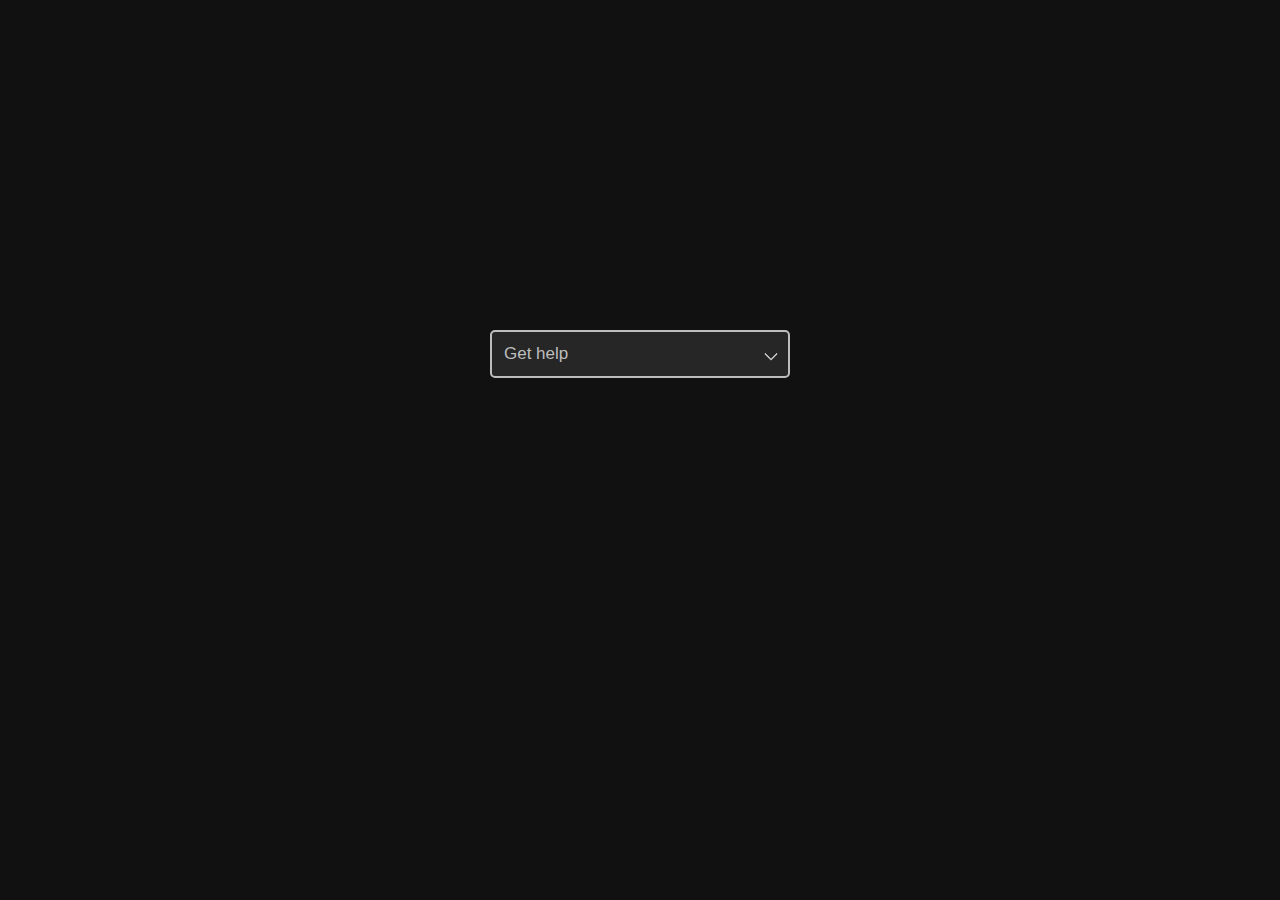
<file: index.html>
<!DOCTYPE html>
<html lang="en">
  <head>
    <meta charset="UTF-8" />
    <meta http-equiv="X-UA-Compatible" content="IE=edge" />
    <meta name="viewport" content="width=device-width, initial-scale=1.0" />
    <link rel="stylesheet" href="assets/style.css" />
    <title>First Challenge Correction</title>
  </head>
  <body>
    <div class="container">
      <button class="button">Get help</button>
      <div class="content">
        <p>
          Lorem ipsum dolor sit amet consectetur adipisicing elit. Ab quis
          libero veritatis, quas odio recusandae amet incidunt placeat?
          Excepturi placeat quisquam rerum cum?
        </p>
        <a href="#">Learn more</a>
      </div>
    </div>

    <script src="js/app.js"></script>
  </body>
</html>
</file>
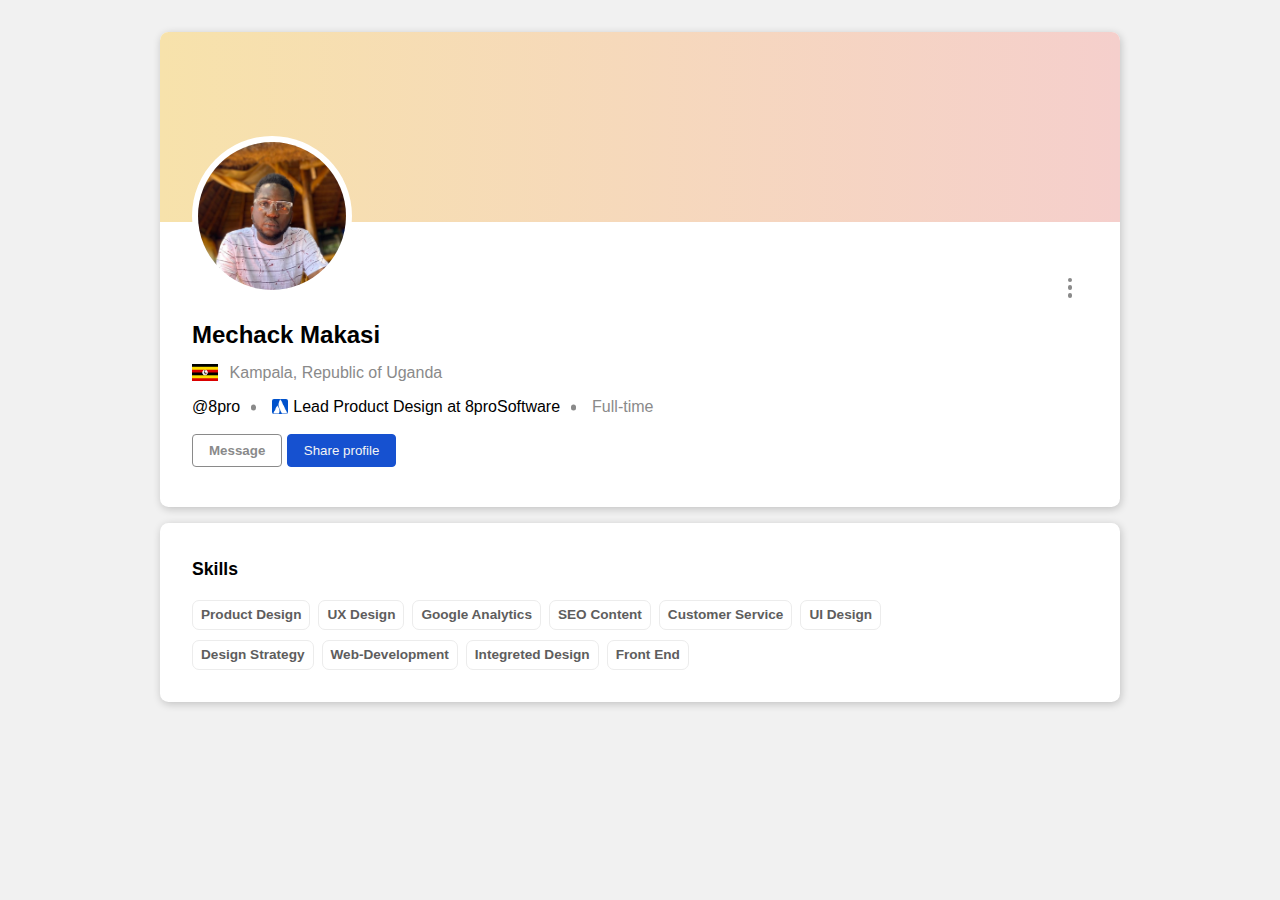
<file: challenge-2/index.html>
<!DOCTYPE html>
<html lang="en">
  <head>
    <meta charset="UTF-8" />
    <meta name="viewport" content="width=device-width, initial-scale=1.0" />
    <link rel="stylesheet" href="assets/style.css" />
    <title>Challenge #2</title>
  </head>
  <body>
    <div class="cards">
      <div class="card profile">
        <div class="profile__img">
          <img src="assets/imgs/8pro.jpeg" alt="user profile" />
        </div>
        <div class="profile__details">
          <h2 class="profile__details--name">Mechack Makasi</h2>
          <div class="profile__datails--location">
            <img src="assets/imgs/Flag_of_Uganda.png" alt="flag of uganda" />
            <span>Kampala, Republic of Uganda</span>
          </div>
          <div class="profile__details--more">
            <span class="profile__details-pseudo">&#64;8pro</span>
            <span class="profile__details-function">
              <img src="assets/imgs/role.png" alt="" />
              Lead Product Design at 8proSoftware</span
            >
            <span class="profile__details-contract">Full-time</span>
          </div>
          <div class="profile__details--btns">
            <button class="message btn">Message</button>
            <button class="share btn">Share profile</button>
          </div>
        </div>
        <div class="dots">
          <span></span>
          <span></span>
          <span></span>
        </div>
      </div>
      <div class="card skills">
        <h3 class="skills__title">Skills</h3>
        <div class="skills__contents">
          <p class="skill">Product Design</p>
          <p class="skill">UX Design</p>
          <p class="skill">Google Analytics</p>
          <p class="skill">SEO Content</p>
          <p class="skill">Customer Service</p>
          <p class="skill">UI Design</p>
          <p class="skill">Design Strategy</p>
          <p class="skill">Web-Development</p>
          <p class="skill">Integreted Design</p>
          <p class="skill">Front End</p>
        </div>
      </div>
    </div>
  </body>
</html>
</file>
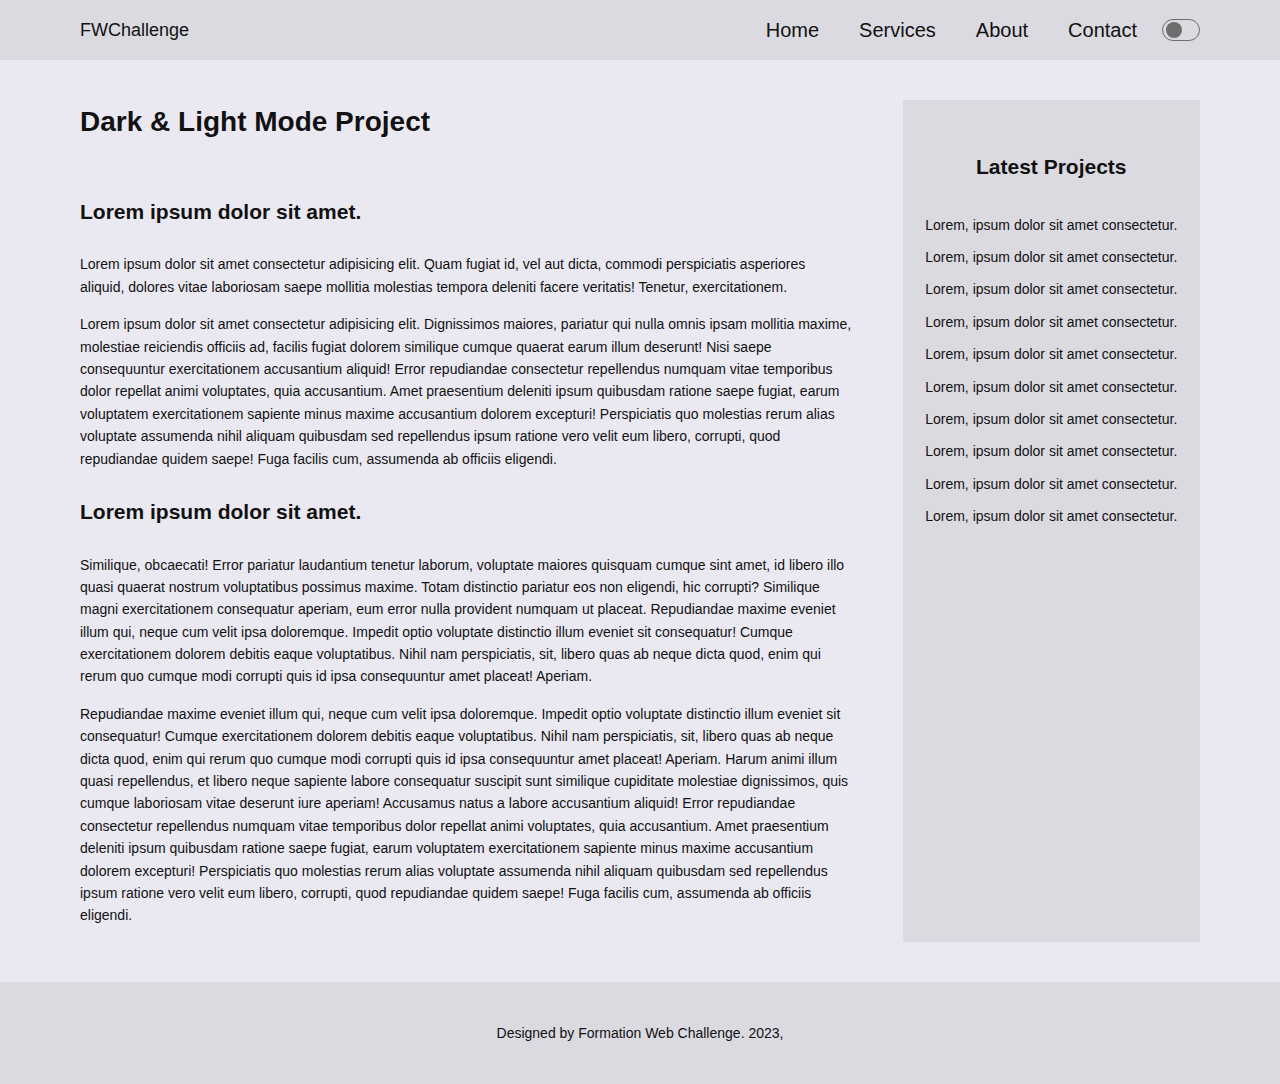
<file: challenge-3/index.html>
<!DOCTYPE html>
<html lang="en">
  <head>
    <meta charset="UTF-8" />
    <meta name="viewport" content="width=device-width, initial-scale=1.0" />
    <link rel="stylesheet" href="src/assets/style.css" />
    <title>Challenge #3</title>
    <script defer src="src/app.js"></script>
  </head>
  <body>
    <header class="header">
      <div class="logo">FWChallenge</div>
      <div class="nav">
        <ul class="navbar">
          <li class="item"><a href="#">Home</a></li>
          <li class="item"><a href="#">Services</a></li>
          <li class="item"><a href="#">About</a></li>
          <li class="item"><a href="#">Contact</a></li>
        </ul>
        <input class="chk-btn" type="checkbox" name="mode" id="mode" />
        <label class="lbl-btn" for="mode"></label>
      </div>
    </header>
    <div class="container">
      <div class="main">
        <h1>Dark & Light Mode Project</h1>
        <h2>Lorem ipsum dolor sit amet.</h2>
        <p>
          Lorem ipsum dolor sit amet consectetur adipisicing elit. Quam fugiat
          id, vel aut dicta, commodi perspiciatis asperiores aliquid, dolores
          vitae laboriosam saepe mollitia molestias tempora deleniti facere
          veritatis! Tenetur, exercitationem.
        </p>
        <p>
          Lorem ipsum dolor sit amet consectetur adipisicing elit. Dignissimos
          maiores, pariatur qui nulla omnis ipsam mollitia maxime, molestiae
          reiciendis officiis ad, facilis fugiat dolorem similique cumque
          quaerat earum illum deserunt! Nisi saepe consequuntur exercitationem
          accusantium aliquid! Error repudiandae consectetur repellendus numquam
          vitae temporibus dolor repellat animi voluptates, quia accusantium.
          Amet praesentium deleniti ipsum quibusdam ratione saepe fugiat, earum
          voluptatem exercitationem sapiente minus maxime accusantium dolorem
          excepturi! Perspiciatis quo molestias rerum alias voluptate assumenda
          nihil aliquam quibusdam sed repellendus ipsum ratione vero velit eum
          libero, corrupti, quod repudiandae quidem saepe! Fuga facilis cum,
          assumenda ab officiis eligendi.
        </p>
        <h2>Lorem ipsum dolor sit amet.</h2>
        <p>
          Similique, obcaecati! Error pariatur laudantium tenetur laborum,
          voluptate maiores quisquam cumque sint amet, id libero illo quasi
          quaerat nostrum voluptatibus possimus maxime. Totam distinctio
          pariatur eos non eligendi, hic corrupti? Similique magni
          exercitationem consequatur aperiam, eum error nulla provident numquam
          ut placeat. Repudiandae maxime eveniet illum qui, neque cum velit ipsa
          doloremque. Impedit optio voluptate distinctio illum eveniet sit
          consequatur! Cumque exercitationem dolorem debitis eaque voluptatibus.
          Nihil nam perspiciatis, sit, libero quas ab neque dicta quod, enim qui
          rerum quo cumque modi corrupti quis id ipsa consequuntur amet placeat!
          Aperiam.
        </p>
        <p>
          Repudiandae maxime eveniet illum qui, neque cum velit ipsa doloremque.
          Impedit optio voluptate distinctio illum eveniet sit consequatur!
          Cumque exercitationem dolorem debitis eaque voluptatibus. Nihil nam
          perspiciatis, sit, libero quas ab neque dicta quod, enim qui rerum quo
          cumque modi corrupti quis id ipsa consequuntur amet placeat! Aperiam.
          Harum animi illum quasi repellendus, et libero neque sapiente labore
          consequatur suscipit sunt similique cupiditate molestiae dignissimos,
          quis cumque laboriosam vitae deserunt iure aperiam! Accusamus natus a
          labore accusantium aliquid! Error repudiandae consectetur repellendus
          numquam vitae temporibus dolor repellat animi voluptates, quia
          accusantium. Amet praesentium deleniti ipsum quibusdam ratione saepe
          fugiat, earum voluptatem exercitationem sapiente minus maxime
          accusantium dolorem excepturi! Perspiciatis quo molestias rerum alias
          voluptate assumenda nihil aliquam quibusdam sed repellendus ipsum
          ratione vero velit eum libero, corrupti, quod repudiandae quidem
          saepe! Fuga facilis cum, assumenda ab officiis eligendi.
        </p>
      </div>
      <div class="asidebar">
        <h2>Latest Projects</h2>
        <ul>
          <li>Lorem, ipsum dolor sit amet consectetur.</li>
          <li>Lorem, ipsum dolor sit amet consectetur.</li>
          <li>Lorem, ipsum dolor sit amet consectetur.</li>
          <li>Lorem, ipsum dolor sit amet consectetur.</li>
          <li>Lorem, ipsum dolor sit amet consectetur.</li>
          <li>Lorem, ipsum dolor sit amet consectetur.</li>
          <li>Lorem, ipsum dolor sit amet consectetur.</li>
          <li>Lorem, ipsum dolor sit amet consectetur.</li>
          <li>Lorem, ipsum dolor sit amet consectetur.</li>
          <li>Lorem, ipsum dolor sit amet consectetur.</li>
        </ul>
      </div>
    </div>
    <footer>
      <p>Designed by Formation Web Challenge. 2023,</p>
    </footer>
  </body>
</html>
</file>
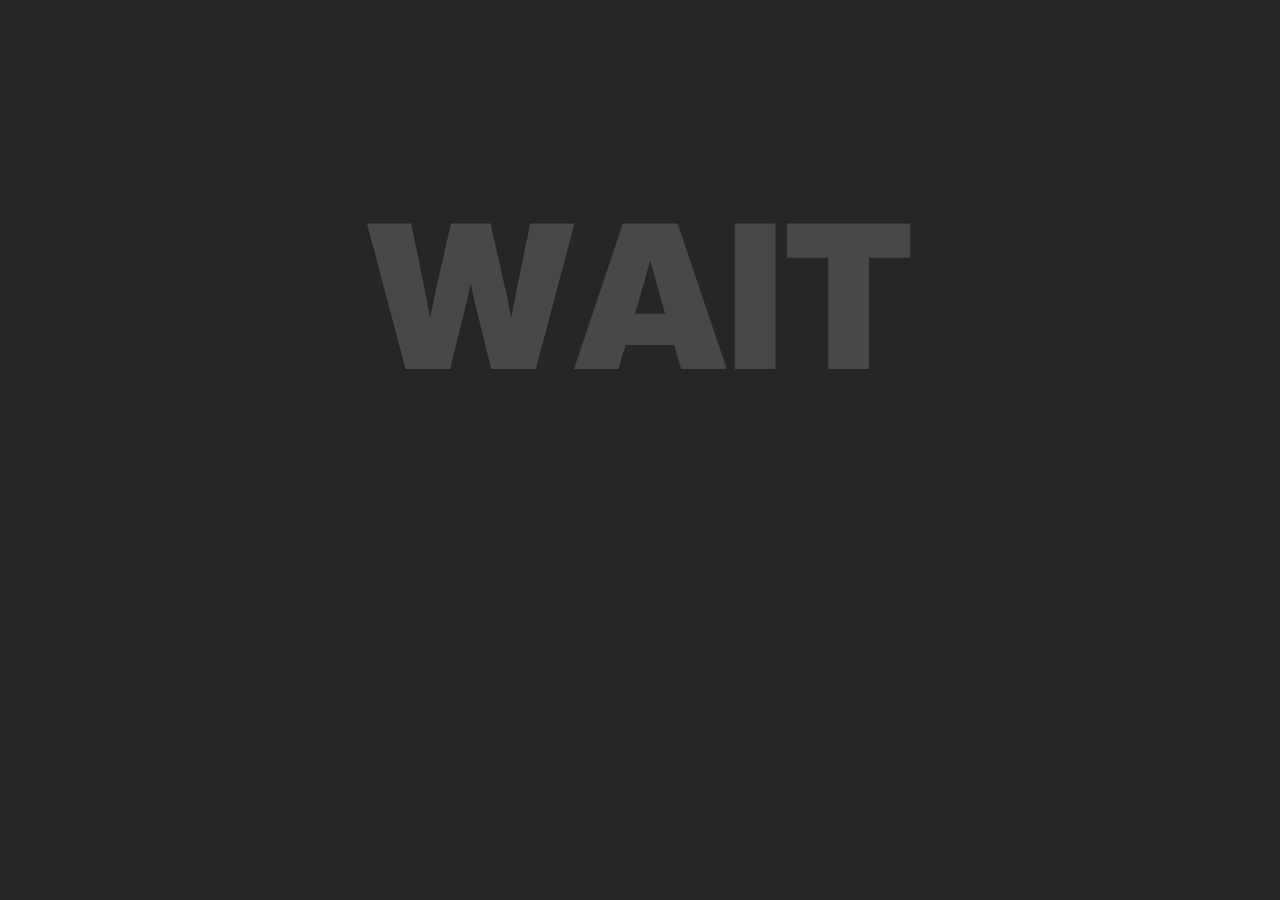
<file: exposee_animation-wait/index.html>
<!DOCTYPE html>
<html lang="en">
  <head>
    <meta charset="UTF-8" />
    <meta name="viewport" content="width=device-width, initial-scale=1.0" />
    <title>Wait animation</title>
    <link rel="stylesheet" href="style.css" />
  </head>
  <body>
    <p class="blinking-text">
      <span data-text="W">W</span>
      <span data-text="A">A</span>
      <span data-text="I">I</span>
      <span data-text="T">T</span>
    </p>

    <!-- <div class="div-span">
      <span></span>
      <span></span>
      <span></span>
      <span></span>
    </div> -->
  </body>
</html>
</file>
<file: assets/style.css>
:root {
  --main-color: #111111;
  --second-color: #bdbdbd;
  --third-color: #262626;
}

*,
::before,
::after {
  padding: 0;
  margin: 0;
  box-sizing: border-box;
}

body {
  background-color: var(--main-color);
  font-family: Verdana, Geneva, Tahoma, sans-serif;
  line-height: 1.6;

  /* first way */
  height: 100vh;
  display: flex;
  align-items: center;
  justify-content: center;

  /* Second way */
  /* position: relative; */
}

.container {
  width: 300px;

  /* Second way */
  /* position: absolute;
  top: 50%;
  left: 50%;
  transform: translate(-50%, -50%); */
}

.button {
  width: 100%;
  padding: 12px;
  margin-bottom: 10px;
  background-color: var(--third-color);
  border: 2px solid var(--second-color);
  border-radius: 5px;
  color: var(--second-color);
  font-family: Verdana, Geneva, Tahoma, sans-serif;
  font-size: 17px;
  cursor: pointer;
  transition: background-color 0.3s ease-out;

  display: flex;
  justify-content: space-between;
  align-items: center;

  position: relative;
}
.button::after {
  content: "";
  width: 10px;
  height: 10px;
  border-top: 2px solid var(--second-color);
  border-right: 2px solid var(--second-color);
  border-radius: 1px;
  transform: rotate(135deg);
}
.button:hover {
  background-color: #222222;
}

.content {
  color: var(--second-color);
  padding: 12px;
  border: 2px solid var(--second-color);
  border-radius: 5px;
  transition: all 0.3s ease-out;
  transform: translateY(30px);
  visibility: hidden;
  opacity: 0;
}
.content-reveal {
  transform: translateY(0);
  visibility: visible;
  opacity: 1;
}

a {
  color: var(--second-color);
}
</file>
<file: challenge-2/assets/style.css>
*,
::after,
::before {
  margin: 0;
  padding: 0;
  box-sizing: border-box;
}

body {
  font-family: Arial, Helvetica, sans-serif;
  line-height: 1.6;
  font-weight: 400;
  background: #f1f1f1;
}

.cards {
  padding: 2rem 10rem;
}
.card {
  background-color: #fff;
  border-radius: 8.5px;
  box-shadow: 1px 2px 8px rgba(0, 0, 0, 0.2);
}
.card:not(:last-child) {
  margin-bottom: 1rem;
}

.profile {
  padding: 6.5rem 2rem 2.5rem;
  position: relative;
}
.profile::before {
  content: "";
  position: absolute;
  top: 0;
  left: 0;
  width: 100%;
  height: 40%;
  background-image: linear-gradient(to right, #f7e2ab, #f5cfcc);
  border-top-left-radius: 8.5px;
  border-top-right-radius: 8.5px;
}

.profile__img {
  width: 10rem;
  height: 10rem;
  border-radius: 50%;
  padding: 0.35rem;
  background-color: #fff;
  position: relative;
  z-index: 2;
}

.profile__img img {
  width: 100%;
  height: 100%;
  object-fit: cover;
  border-radius: 50%;
}

/* Profile details */
.profile__details {
  margin-top: 1.25rem;
}

.profile__details--name {
  font-weight: 600;
  margin-bottom: 0.35rem;
}

.profile__datails--location {
  display: flex;
  align-items: center;
  gap: 0.75rem;
  margin-bottom: 0.5em;
  color: #8a8a8a;
}
.profile__datails--location img {
  width: 1.6rem;
}

.profile__details--more {
  display: flex;
  gap: 2rem;
  margin-bottom: 0.95rem;
  font-weight: 500;
}
.profile__details-function {
  display: flex;
  align-items: center;
  gap: 5px;
}
.profile__details-function img {
  width: 1rem;
  border-radius: 2px;
}
.profile__details-function,
.profile__details-pseudo {
  position: relative;
}
.profile__details-function::after,
.profile__details-pseudo::after {
  content: "";
  position: absolute;
  width: 0.35rem;
  height: 0.35rem;
  background-color: #8a8a8a;
  border-radius: 50%;
  right: -1rem;
  top: 50%;
  transform: translateY(-25%);
}

.profile__details-contract {
  color: #8a8a8a;
}

.btn {
  background: none;
  border: none;
  padding: 0.5rem 1rem;
  border-radius: 4px;
  cursor: pointer;
  transition: transform 0.3s ease-out;
}
.btn:hover {
  transform: translateY(-1.5px);
}
.btn.message {
  border: 0.5px solid #8a8a8a;
  color: #8a8a8a;
  font-weight: 600;
}
.btn.share {
  border: 1px solid #1651d0;
  background-color: #1651d0;
  color: #f4f4f4;
  font-weight: 300;
}

.dots {
  height: 2.25rem;
  width: 2.25rem;
  position: absolute;
  right: 2rem;
  top: 50%;
  display: flex;
  flex-direction: column;
  justify-content: space-between;
  align-items: center;
  cursor: pointer;
  padding: 0.5rem;
  border-radius: 50%;
  transition: background-color box-shadow 0.3s;
}
.dots:hover {
  background-color: #ececec;
  box-shadow: 1px 1px 3px rgba(0, 0, 0, 0.2);
}

.dots span:nth-child(1),
.dots span:nth-child(2),
.dots span:nth-child(3) {
  display: block;
  width: 0.3rem;
  height: 0.3rem;
  border-radius: 50%;
  background-color: #8a8a8a;
}

/* Skills */
.skills {
  padding: 2rem;
}

.skills__title {
  font-weight: 600;
  font-size: 1.1rem;
  margin-bottom: 1rem;
}

.skills__contents {
  display: flex;
  column-gap: 0.5rem;
  row-gap: 0.65rem;
  flex-wrap: wrap;
  max-width: 80%;
}
.skill {
  border: 1px solid #ececec;
  padding: 0.2rem 0.5rem;
  font-size: 0.85rem;
  border-radius: 7px;
  font-weight: 700;
  color: #5e5d5d;
}
</file>
<file: challenge-3/src/assets/style.css>
:root {
  --main-color-dark: #1b1060;
  --main-color-light: #eae9f2;

  --menu-color-dark: #160d52;
  --menu-color-light: #dbdae1;

  --text-color-light: #111;
  --text-color-dark: #f1f1f1;

  --mode-btn-dark: #3925be;
  --mode-btn-light: #6d6d6d;

  --asidebar-color-light: #f7f7f7;
}

*,
::before,
::after {
  margin: 0;
  padding: 0;
  box-sizing: border-box;
}

html {
  font-size: 62.5%;
}

body {
  font-family: "Segoe UI", Tahoma, Geneva, Verdana, sans-serif;
  line-height: 1.6;
  background-color: var(--main-color-light);
  color: var(--text-color-light);
  transition: all 0.3s ease-out;
}
body.dark-mode {
  background-color: var(--main-color-dark);
  color: var(--text-color-dark);
}
body.dark-mode .header {
  background-color: var(--menu-color-dark);
}

.header {
  height: 6rem;
  background-color: var(--menu-color-light);
  display: flex;
  align-items: center;
  justify-content: space-between;
  font-size: 1.8rem;
  padding: 0 8rem;
}

.nav {
  display: flex;
  align-items: center;
}

.navbar {
  display: flex;
  align-items: center;
  gap: 4rem;
  list-style: none;
  font-size: 2rem;
}
a {
  text-decoration: none;
  color: inherit;
  transition: all 0.3s ease-out;
}
a:hover {
  color: #341bd4;
}

.lbl-btn {
  display: block;
  width: 3.8rem;
  height: 2.2rem;
  border: 1px solid var(--mode-btn-light);
  border-radius: 99px;
  position: relative;
  cursor: pointer;
  transition: all 0.3s ease-in-out;
  margin-left: 2.5rem;
}
.lbl-btn::after {
  content: "";
  display: block;
  width: 1.6rem;
  height: 1.6rem;
  border-radius: 50%;
  background-color: var(--mode-btn-light);
  position: absolute;
  left: 0.25rem;
  top: 50%;
  transform: translateY(-50%);
  transition: all 0.3s ease-in-out;
}

.chk-btn {
  display: none;
}
.chk-btn:checked + .lbl-btn {
  background-color: var(--mode-btn-dark);
  border: 1px solid var(--mode-btn-dark);
}
.chk-btn:checked + .lbl-btn::after {
  transform: translateX(1.45rem) translateY(-50%);
  background-color: var(--text-color-dark);
}

.container {
  display: flex;
  padding: 4rem 8rem;
  gap: 5rem;
  font-size: 1.4rem;
}

.main {
  flex: 3;
}
.main h1 {
  margin-bottom: 5rem;
}
.main h2 {
  margin-bottom: 2.5rem;
  margin-top: 2.5rem;
}
.main p {
  margin-bottom: 1.5rem;
}

.asidebar {
  flex: 1;
  background-color: var(--menu-color-light);
  padding: 5rem 2rem;
}
body.dark-mode .asidebar {
  background-color: var(--menu-color-dark);
}
.asidebar h2 {
  text-align: center;
}
.asidebar ul {
  list-style: none;
  display: flex;
  flex-direction: column;
  align-items: center;
  margin-top: 3rem;
}
.asidebar ul li {
  margin-bottom: 1rem;
}

footer {
  background-color: var(--menu-color-light);
  padding: 4rem;
  display: flex;
  align-items: center;
  justify-content: center;
  font-size: 1.4rem;
}
body.dark-mode footer {
  background-color: var(--menu-color-dark);
}
</file>
<file: exposee_animation-wait/style.css>
@import url("https://fonts.googleapis.com/css2?family=Inter:wght@500;700;900&family=Monda:wght@400;700&display=swap");

*,
::after,
::before {
  margin: 0;
  padding: 0;
  box-sizing: border-box;
}

body {
  font-size: 200px;
  font-family: "Inter", sans-serif;
  font-weight: 900;
  background-color: #262626;
}

.blinking-text {
  color: #484848;
  display: flex;
  justify-content: center;
  padding-top: 175px;
}

.blinking-text span {
  position: relative;
}

.blinking-text span::after {
  content: attr(data-text);
  color: #fff900;
  position: absolute;
  top: 0;
  left: 0;
  opacity: 0;
  text-shadow: 0 0 2px #fff900, 0 0 10px #fff900;

  animation: blinking 1.25s ease-out infinite;
}

.blinking-text span:nth-child(2)::after {
  animation-delay: 0.1s;
}
.blinking-text span:nth-child(3)::after {
  animation-delay: 0.2s;
}
.blinking-text span:nth-child(4)::after {
  animation-delay: 0.3s;
}

@keyframes blinking {
  0% {
    opacity: 0;
  }
  30% {
    opacity: 1;
  }
  50% {
    opacity: 0;
  }
  100% {
    opacity: 0;
  }
}

/* Explication */

/* .div-span {
  background-color: #fff;
  display: flex;
  gap: 1rem;
}
.div-span span {
  display: block;
  width: 200px;
  height: 200px;
  background-color: #fff900;
}

.div-span span:nth-child(2) {
  background-color: brown;
}
span:nth-child(4) {
  background-color: cornflowerblue;
} */
</file>
